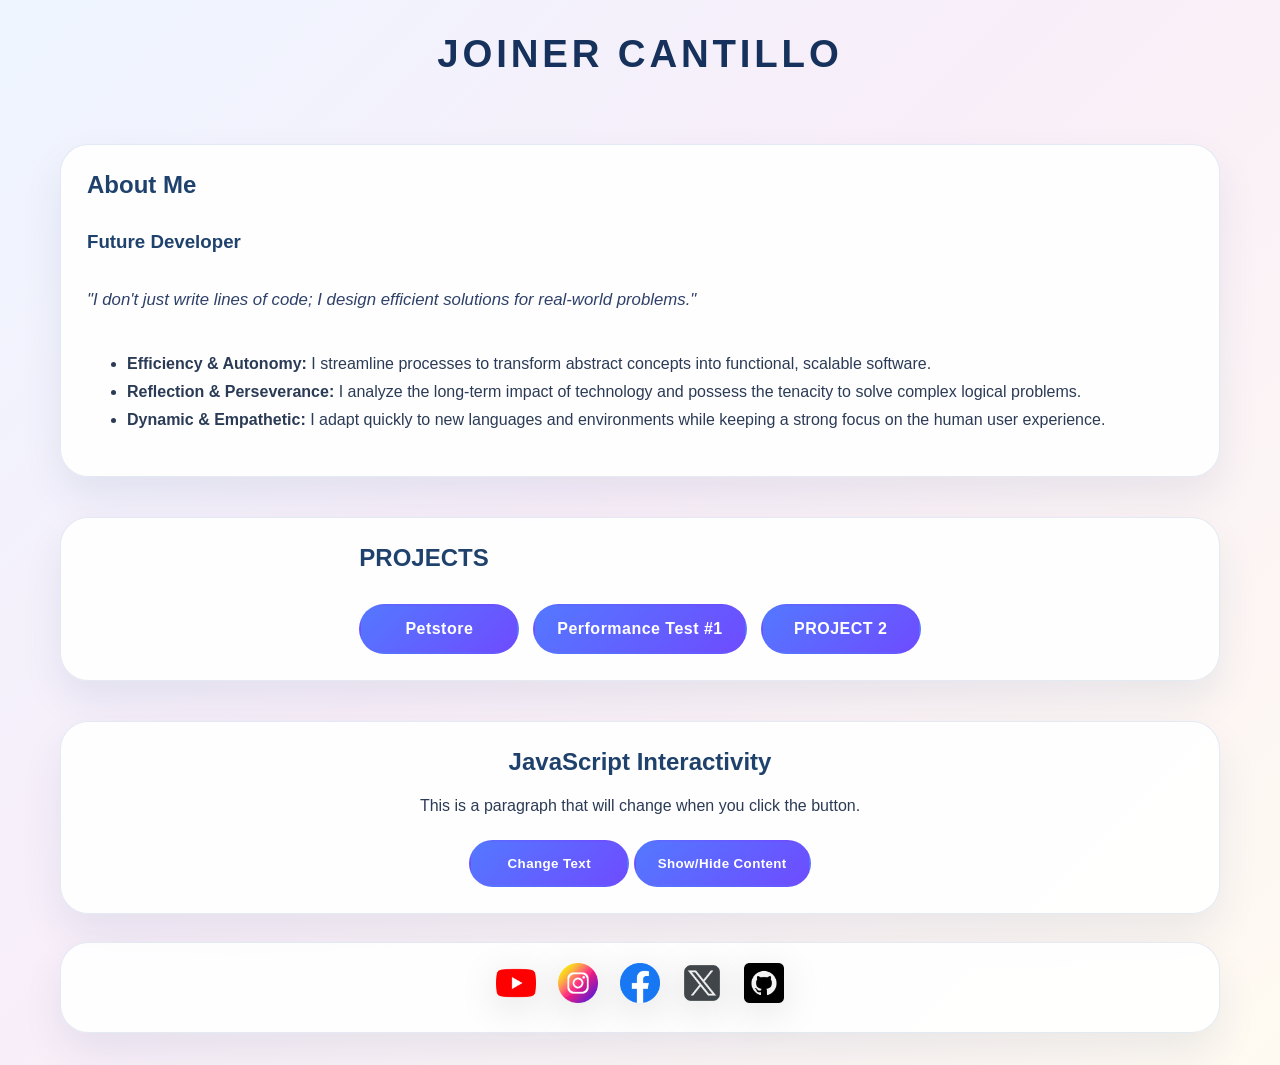
<file: portafolio/index.html>
<!DOCTYPE html>
<html lang="en">
<head>
    <meta charset="UTF-8">
    <meta name="viewport" content="width=device-width, initial-scale=1.0">
    <title>Joiner Cantillo's Portfolio</title>
    <link rel="stylesheet" href="styles.css">
    <!-- TASK 1: Retomar el proyecto - Enlazar el archivo CSS para estilos -->
</head>

<body id="portfolio">
    <header>
        <h1>JOINER CANTILLO</h1>
        <!-- TASK 1: Retomar el proyecto - Encabezado principal del portafolio -->
    </header>

    <main>
        <section class="me">
            <h2>About Me</h2>
            <h3>Future Developer</h3>
            <article>
                "I don't just write lines of code; I design efficient solutions for real-world problems."
            </article>
            <ul>
                <li><strong>Efficiency & Autonomy:</strong> I streamline processes to transform abstract concepts into functional, scalable software.</li>
                <li><strong>Reflection & Perseverance:</strong> I analyze the long-term impact of technology and possess the tenacity to solve complex logical problems.</li>
                <li><strong>Dynamic & Empathetic:</strong> I adapt quickly to new languages and environments while keeping a strong focus on the human user experience.</li>
            </ul>
            <!-- TASK 1: Retomar el proyecto - Sección sobre mí con descripción y lista de habilidades -->
        </section>

        <section class="projects">
            <h2>PROJECTS</h2>
            <div class="buttons">
                <a href="main.html" class="boton1">Petstore</a>
                <a href="https://github.com/joinercantillo/PRUEBA-DE-DESEMPE-O-PY" class="boton1" target="_blank">Performance Test #1</a>
                <a href="#" class="boton1">PROJECT 2</a>
            </div>
            <!-- TASK 1: Retomar el proyecto - Sección de proyectos con enlaces a trabajos -->
        </section>

        <!-- TASK 5: JavaScript - Agregando interactividad - Sección para demostrar funcionalidades JS -->
        <section class="interactividad">
            <h2>JavaScript Interactivity</h2>
            <p id="parrafo-cambiar">This is a paragraph that will change when you click the button.</p>
            <button id="boton-cambiar" class="boton1">Change Text</button>
            <button id="boton-toggle" class="boton1">Show/Hide Content</button>
            <div id="contenido-oculto" class="hidden">
                <p>Hidden content revealed! Here you can add more information about me or my projects.</p>
            </div>
            <!-- TASK 5: JavaScript - Agregando interactividad - Elementos para cambiar texto, mostrar mensaje de bienvenida y toggle contenido -->
        </section>
    </main>

    <footer>
        <ul>
            <li><a href="#" target="_blank"><img src="youtube.png" alt="YouTube"></a></li>
            <li><a href="#" target="_blank"><img src="instagram.png" alt="Instagram"></a></li>
            <li><a href="#" target="_blank"><img src="Facebook_Logo_(2019).png" alt="Facebook"></a></li>
            <li><a href="#" target="_blank"><img src="logotipos.png" alt="LinkedIn"></a></li>
            <li><a href="https://github.com/joinercantillo" target="_blank"><img src="github.png" alt="GitHub"></a></li>
        </ul>
        <!-- TASK 1: Retomar el proyecto - Pie de página con enlaces a redes sociales -->
    </footer>

    <!-- TASK 1: Retomar el proyecto - Enlazar script.js antes de </body> para interactividad -->
    <script src="script.js"></script>
</body>
</html>
</file>
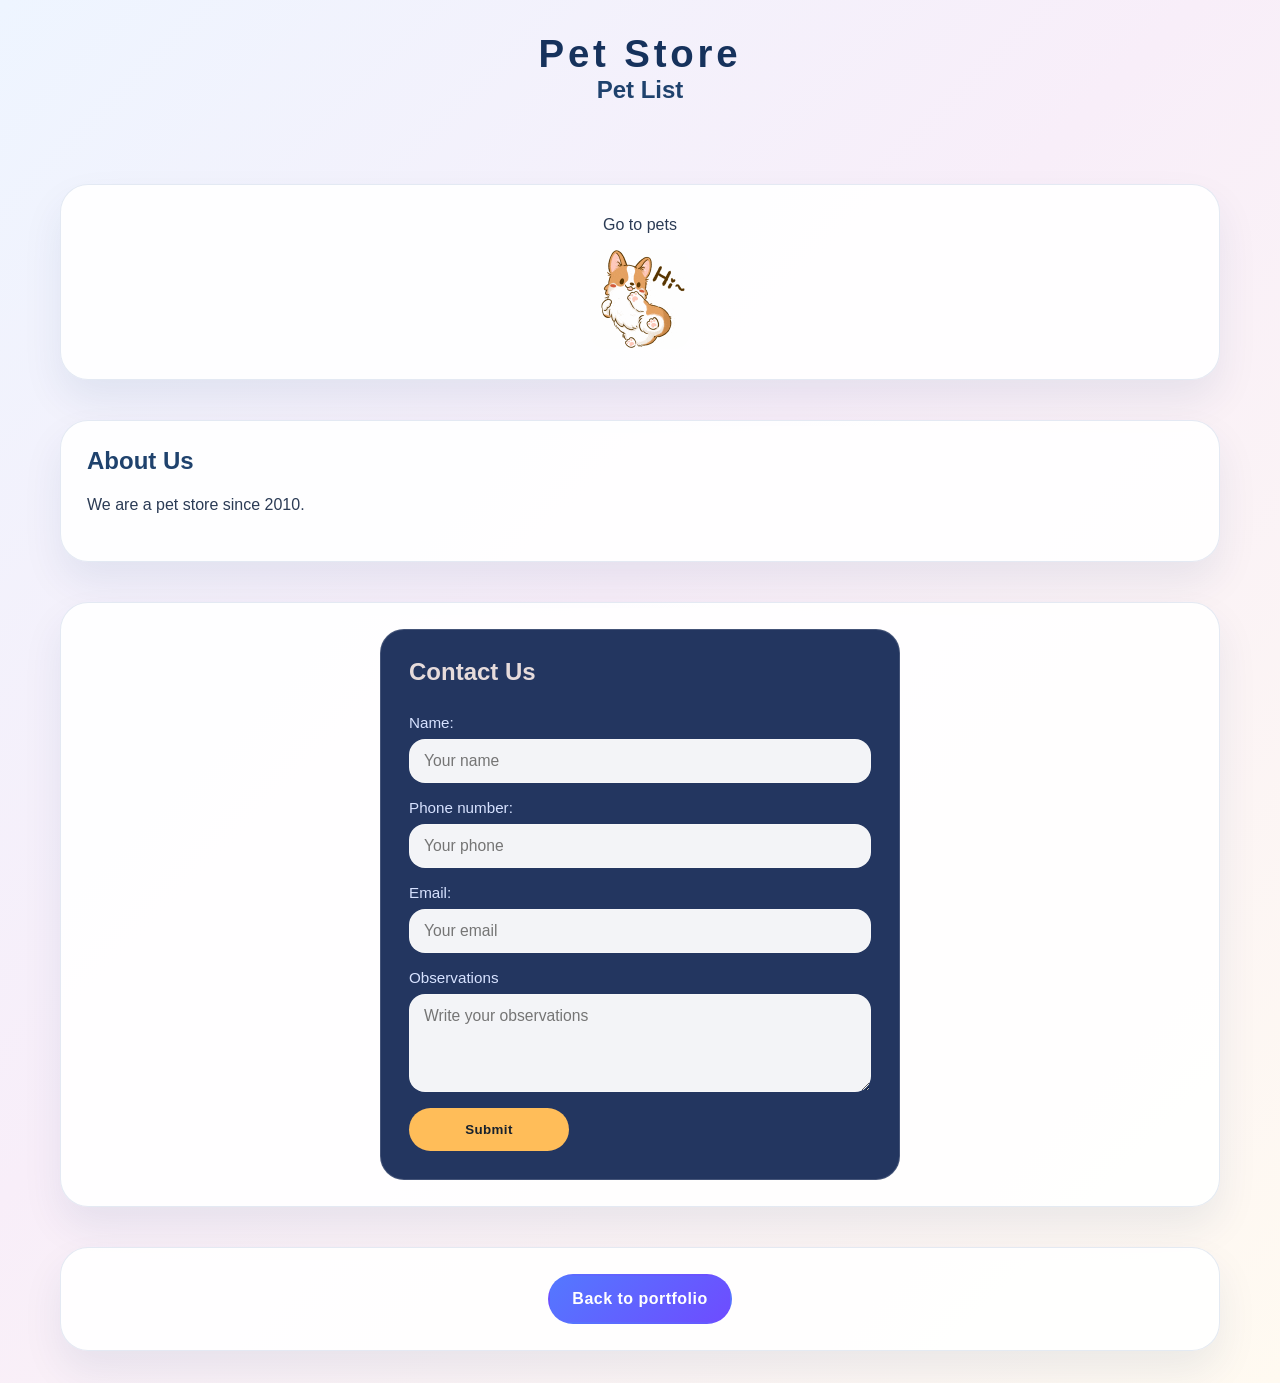
<file: portafolio/main.html>
<!DOCTYPE html>
<html lang="en">
<head>
    <meta charset="UTF-8">
    <meta name="viewport" content="width=device-width, initial-scale=1.0">
    <title>Pet Store</title>
    <link rel="stylesheet" href="styles.css">
    <!-- TASK 1: Retomar el proyecto - Enlazar CSS -->
</head>

<body>
    <header>
        <h1>Pet Store</h1>
        <h2>Pet List</h2>
        <!-- TASK 1: Retomar el proyecto - Encabezado de la página de tienda -->
    </header>

    <main>
        <section class="link">
            <p>Go to pets</p>
            <a href="mascotas.html"><img src="200w.gif" alt="Pet icon"></a>
            <!-- TASK 1: Retomar el proyecto - Enlace a la página de mascotas -->
        </section>

        <section class="about">
            <h2>About Us</h2>
            <p>We are a pet store since 2010.</p>
            <!-- TASK 1: Retomar el proyecto - Sección sobre la tienda -->
        </section>

        <section class="contact">
            <form action="">
                <h2>Contact Us</h2>
                <div class="form-group">
                    <label for="name">Name:</label>
                    <input type="text" id="name" placeholder="Your name" required>
                </div>
                <div class="form-group">
                    <label for="num">Phone number:</label>
                    <input type="tel" id="num" placeholder="Your phone" required>
                </div>
                <div class="form-group">
                    <label for="email">Email:</label>
                    <input type="email" id="email" placeholder="Your email" required>
                </div>
                <div class="form-group">
                    <label for="observation">Observations</label>
                    <textarea id="observation" rows="4" placeholder="Write your observations"></textarea>
                </div>
                <button type="submit" class="boton1">Submit</button>
            </form>
            <!-- TASK 1: Retomar el proyecto - Formulario de contacto -->
        </section>

        <section class="link">
            <a href="index.html" class="boton1">Back to portfolio</a>
            <!-- TASK 1: Retomar el proyecto - Enlace para volver al portafolio -->
        </section>
    </main>
</body>
</html>
</file>
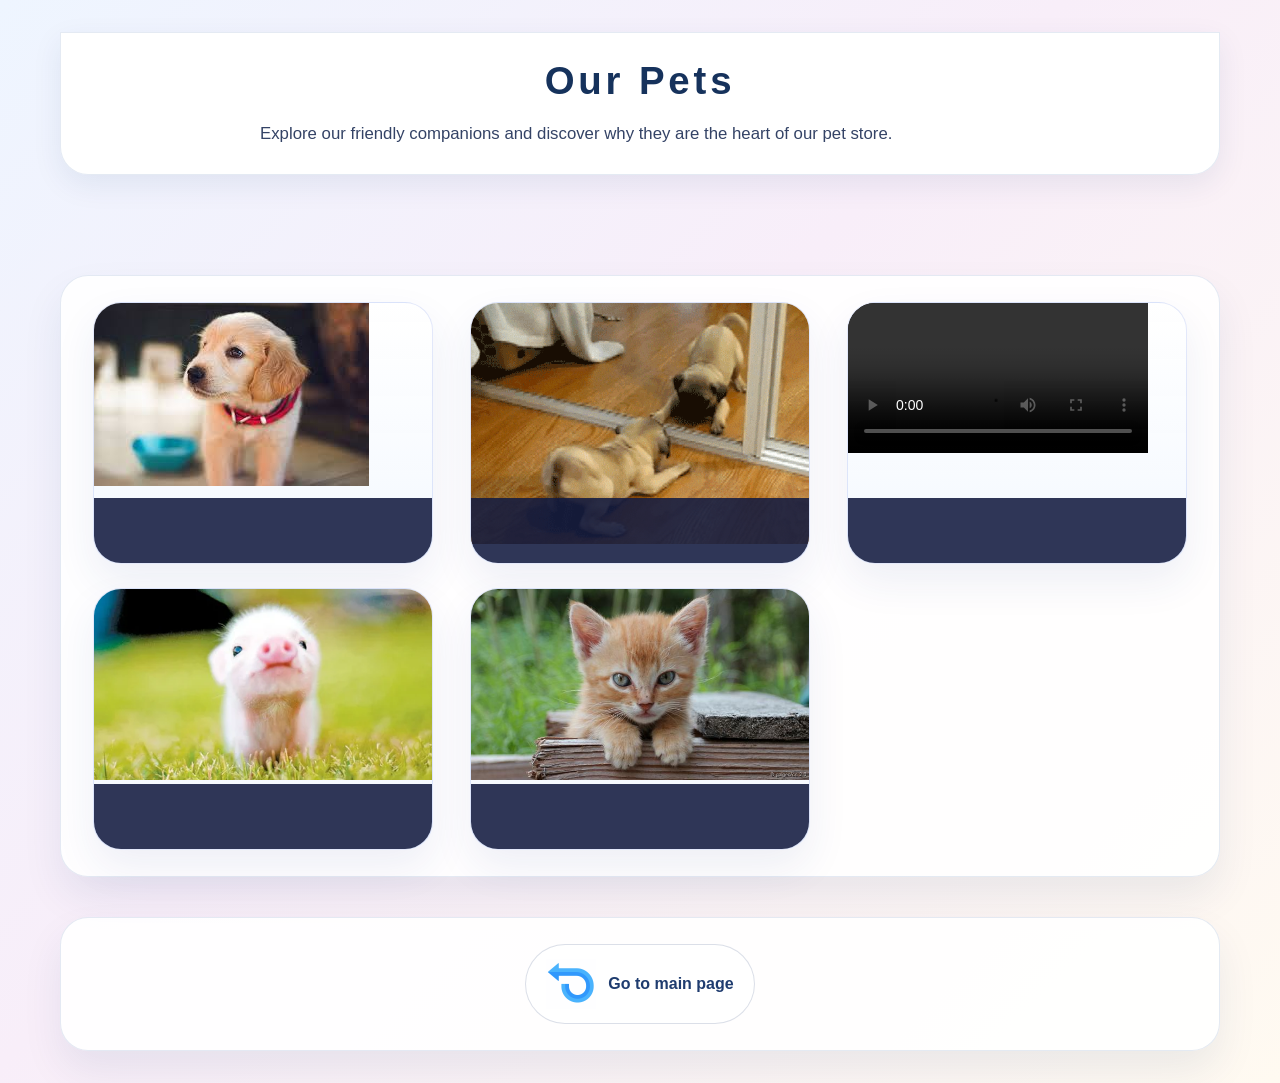
<file: portafolio/mascotas.html>
<!DOCTYPE html>
<html lang="en">
<head>
    <meta charset="UTF-8">
    <meta name="viewport" content="width=device-width, initial-scale=1.0">
    <title>Our Pets</title>
    <link rel="stylesheet" href="styles.css">
    <!-- TASK 1: Retomar el proyecto - Enlazar CSS para estilos -->
</head>

<body>
    <main class="page-content">
        <section class="page-header">
            <h1>Our Pets</h1>
            <p>Explore our friendly companions and discover why they are the heart of our pet store.</p>
            <!-- TASK 1: Retomar el proyecto - Encabezado de la página de mascotas -->
        </section>

        <section class="mascotas">
            <!-- TASK 3: Imágenes y texto responsivos - Galería de mascotas con imágenes responsivas -->
            <article class="pet-card">
                <div class="pet-media">
                    <img src="images.jpeg" alt="Cute dog">
                    <div class="card-description">
                        <h3>Kaiser</h3>
                        <p>She has a strong personality and a huge heart. Her family already loves her very much.</p>
                    </div>
                    <div class="card-reserver">
                        <button class="boton1">Reserve</button>
                    </div>
                </div>
            </article>

            <article class="pet-card">
                <div class="pet-media">
                    <img src="c-postedin-image-45349.gif" alt="Funny pet">
                    <div class="card-description">
                        <h3>Sweet Friend</h3>
                        <p>A joyful pet with a playful spirit and funny expressions.</p>
                    </div>
                    <div class="card-reserver">
                        <button class="boton1">Reserve</button>
                    </div>
                </div>
            </article>

            <article class="pet-card pet-video">
                <div class="pet-media">
                    <video src="videoplayback.mp4" controls></video>
                    <div class="card-description">
                        <h3>Playful Moment</h3>
                        <p>Enjoy this short clip of our pets having fun together.</p>
                    </div>
                    <div class="card-reserver">
                        <button class="boton1">Reserve</button>
                    </div>
                </div>
            </article>

            <article class="pet-card">
                <div class="pet-media">
                    <img src="Mini-pig.webp" alt="Cute pig">
                    <div class="card-description">
                        <h3>Pink</h3>
                        <p>The smallest and sweetest member of our family, always ready to cuddle.</p>
                    </div>
                    <div class="card-reserver">
                        <button class="boton1">Reserve</button>
                    </div>
                </div>
            </article>

            <article class="pet-card">
                <div class="pet-media">
                    <img src="gatomascotas2.png" alt="Cute cat">
                    <div class="card-description">
                        <h3>Cosmo</h3>
                        <p>Calm, affectionate and always curious about the world around him.</p>
                    </div>
                    <div class="card-reserver">
                        <button class="boton1">Reserve</button>
                    </div>
                </div>
            </article>
        </section>

        <section class="goback">
            <a href="index.html">
                <img src="wired-flat-235-arrow-24.gif" alt="Back arrow">
                Go to main page
            </a>
            <!-- TASK 1: Retomar el proyecto - Enlace para volver al portafolio -->
        </section>
    </main>
</body>
</html>
</file>
<file: portafolio/styles.css>
/* TASK 4: Optimización del CSS - Variables globales para colores, sombras y tipografía */
:root {
    --primary-color: #172d4b;
    --secondary-color: #16325c;
    --tertiary-color: #1f426d;
    --text-color: #2b3b55;
    --accent-blue: #5478ff;
    --accent-purple: #6e4cff;
    --accent-yellow: #ffbd59;
    --light-bg: rgba(255, 255, 255, 0.9);
    --shadow-color: rgba(18, 48, 97, 0.08);
    --shadow-dark: rgba(31, 60, 111, 0.12);
    --card-bg: linear-gradient(180deg, rgba(255,255,255,0.95) 0%, rgba(243,248,255,0.92) 100%);
    --card-border: rgba(85, 110, 220, 0.16);
    --card-shadow: rgba(35, 70, 140, 0.08);
    --font-family: "Segoe UI", Tahoma, Geneva, Verdana, sans-serif;
}

* {
    box-sizing: border-box;
}

body {
    min-height: 100vh;
    margin: 0;
    padding: 32px;
    background: linear-gradient(135deg, #eef5ff 0%, #f8eef9 45%, #fffaf1 100%);
    color: var(--primary-color);
    font-family: var(--font-family);
    display: flex;
    flex-direction: column;
    align-items: center;
    gap: 28px;
}

header {
    text-align: center;
    margin-bottom: 40px;
}

main {
    display: flex;
    flex-direction: column;
    gap: 40px;
}

body > * {
    width: min(1160px, calc(100% - 40px));
}

h1 {
    margin: 0;
    font-size: clamp(2.4rem, 3vw, 3.8rem);
    letter-spacing: 0.1em;
    text-align: center;
    color: var(--secondary-color);
}

h2,
h3 {
    margin: 0 0 12px;
    color: var(--tertiary-color);
}

p,
li,
article {
    line-height: 1.75;
    color: var(--text-color);
}

/* TASK 4: Optimización del CSS - Agrupar reglas comunes para secciones */
section,
.mascotas,
.contact,
.me,
.projects,
.link,
footer {
    background: var(--light-bg);
    border: 1px solid rgba(35, 82, 154, 0.12);
    border-radius: 28px;
    box-shadow: 0 20px 40px var(--shadow-color);
    padding: 26px;
}

.mascotas {
    display: grid;
    grid-template-columns: repeat(auto-fit, minmax(260px, 1fr));
    gap: 24px;
    justify-items: center;
    align-items: stretch;
    margin-top: 60px;
}

/* TASK 4: Optimización del CSS - Estilos para tarjetas de mascotas */
.pet-card {
    background: var(--card-bg);
    border: 1px solid var(--card-border);
    border-radius: 28px;
    width: 100%;
    max-width: 340px;
    display: grid;
    box-shadow: 0 18px 40px var(--card-shadow);
    overflow: hidden;
}

.pet-card .pet-media {
    position: relative;
    min-height: 260px;
    overflow: hidden;
}

/* TASK 3: Imágenes y texto responsivos - Todas las imágenes usan max-width: 100% y height: auto */
.pet-card img,
.pet-card video {
    max-width: 100%;
    height: auto;
    object-fit: cover;
    display: block;
}

.pet-card video {
    background: #000;
}

.card-description {
    background-color: rgba(20, 28, 64, 0.88);
    position: absolute;
    bottom: 0;
    left: 0;
    right: 0;
    padding: 16px;
    text-align: center;
    height: 25%;
    display: flex;
    flex-direction: column;
    justify-content: center;
    align-items: center;
    gap: 10px;
    overflow: hidden;
    transition: height 0.25s ease-out;
    color: #ffffff;
}

.card-description h3,
.card-description p {
    transition: transform 0.35s ease-out, opacity 0.35s ease-out;
}

.card-description h3 {
    transform: translateY(-160%);
    opacity: 0;
    margin: 0;
}

.card-description p {
    transform: translateY(160%);
    opacity: 0;
    margin: 0;
}

.card-reserver {
    background-color: rgba(61, 103, 255, 0.92);
    position: absolute;
    bottom: 0;
    left: 0;
    right: 0;
    width: 100%;
    height: 30%;
    display: grid;
    place-content: center;
    transform: translateY(100%);
    pointer-events: none;
    transition: transform 0.25s ease-out;
}

.card-reserver button {
    border: 2px solid #fff;
    padding: 10px 18px;
    text-transform: uppercase;
    background-color: transparent;
    font-weight: 700;
    color: white;
    border-radius: 999px;
}

.pet-card:hover .card-description {
    height: 70%;
}

.pet-card:hover .card-description h3 {
    transform: translateY(0);
    opacity: 1;
}

.pet-card:hover .card-description p {
    transform: translateY(0);
    opacity: 1;
}

.pet-card:hover .card-reserver {
    transform: translateY(0);
}

.pet-card:hover .card-reserver button {
    pointer-events: all;
    cursor: pointer;
}

.pet-info {
    display: grid;
    gap: 10px;
}

.page-content {
    width: 100%;
    max-width: 1160px;
    margin: 0 auto;
    position: relative;
    z-index: 0;
}

.page-header {
    width: 100%;
    position: relative;
    top: 0;
    z-index: 2;
    border-radius: 0 0 28px 28px;
    padding: 26px;
    background: rgba(255, 255, 255, 0.96);
    box-shadow: 0 10px 30px var(--shadow-color);
}

.pet-card h3 {
    font-size: 1.2rem;
    margin: 0;
    color: #aab2be;
}

.pet-card p {
    margin: 0;
    color: #3b4c6c;
    line-height: 1.7;
}

.page-header p {
    max-width: 760px;
    margin: 16px auto 0;
    font-size: 1.05rem;
    color: #344366;
}

/* TASK 2: Media queries - Para móviles (pantallas pequeñas) */
@media (max-width: 700px) {
    body {
        padding: 20px 16px;
    }

    body > * {
        width: min(100%, calc(100% - 32px));
    }

    h1 {
        font-size: clamp(2rem, 8vw, 2.8rem);
    }

    h2,
    h3 {
        font-size: clamp(1.1rem, 5vw, 1.4rem);
    }

    p,
    li,
    article {
        font-size: 0.95rem;
    }

    .page-header {
        padding: 20px;
        border-radius: 24px;
    }

    .page-header p {
        margin: 12px auto 0;
        font-size: 1rem;
    }

    .mascotas {
        grid-template-columns: 1fr;
        gap: 18px;
    }

    .pet-card .pet-media {
        min-height: 220px;
    }

    .card-description {
        padding: 12px;
        height: 35%;
    }

    .card-reserver {
        height: 28%;
    }

    .card-reserver button {
        font-size: 0.9rem;
        padding: 10px 14px;
    }
}

.me {
    display: grid;
    gap: 20px;
   
    
}
.me img{
    max-width: 100%;
    height: auto;
}

.me article {
    font-size: 1.05rem;
    font-style: italic;
    color: #2f4168;
}

.projects {
    display: grid;
    gap: 20px;
    justify-content: center;
}
.mms {
    display: flex;
    justify-content: center;
}

.buttons {
    display: flex;
    flex-wrap: wrap;
    gap: 14px;
    justify-content: center;
    align-items: center;
}

/* TASK 4: Optimización del CSS - Estilos comunes para botones */
.boton1 {
    display: inline-flex;
    align-items: center;
    justify-content: center;
    min-width: 160px;
    padding: 14px 22px;
    border-radius: 999px;
    border: 2px solid transparent;
    background: linear-gradient(135deg, var(--accent-blue), var(--accent-purple));
    color: #ffffff;
    font-weight: 700;
    letter-spacing: 0.03em;
    text-decoration: none;
    transition: transform 0.2s ease, background 0.2s ease, border-color 0.2s ease;
}

.boton1:hover {
    transform: translateY(-2px);
    background: linear-gradient(135deg, #3b5ddb, #5136cf);
    border-color: rgba(83, 91, 198, 0.35);
}

.contact {
    display: flex;
    justify-content: center;
    h2 {
        color: #e6dbdb ;
    }
}

form {
    width: 100%;
    max-width: 520px;
    display: flex;
    flex-direction: column;
    gap: 16px;
    background: #233660;
    color: #f7f7ff;
    padding: 28px;
    border-radius: 24px;
    border: 1px solid rgba(255, 255, 255, 0.15);
}

.form-group {
    display: flex;
    flex-direction: column;
    gap: 8px;
}

.form-group label {
    font-size: 0.95rem;
    color: #d7e2ff;
}

.form-group input,
.form-group textarea {
    width: 100%;
    padding: 12px 14px;
    border-radius: 16px;
    border: 1px solid rgba(255, 255, 255, 0.18);
    background: rgba(255, 255, 255, 0.95);
    color: #1f304d;
    font-family: inherit;
    font-size: 0.98rem;
}

.form-group input:focus,
.form-group textarea:focus {
    outline: none;
    box-shadow: 0 0 0 3px rgba(84, 120, 255, 0.18);
    border-color: #5378ff;
}

button[type="submit"] {
    width: fit-content;
    padding: 14px 24px;
    background: var(--accent-yellow);
    color: #17212d;
    border: none;
    border-radius: 999px;
    font-weight: 700;
    cursor: pointer;
    transition: transform 0.2s ease, background 0.2s ease;
}

button[type="submit"]:hover {
    transform: translateY(-2px);
    background: #f7af3f;
}

nav {
    display: none;
}

.link {
    text-align: center;
}

.link p {
    margin: 0 0 10px;
}

.link a img {
    max-width: 100%;
    height: auto;
    width: 100px;
    border-radius: 18px;
    transition: transform 0.2s ease;
}

.link a img:hover {
    transform: scale(1.05);
}

.goback {
    display: flex;
    justify-content: center;
}

.goback a {
    display: inline-flex;
    align-items: center;
    gap: 12px;
    background: #ffffff;
    color: #1f3c6f;
    border: 1px solid rgba(31, 60, 111, 0.16);
    border-radius: 999px;
    padding: 14px 20px;
    text-decoration: none;
    font-weight: 700;
    transition: transform 0.2s ease, box-shadow 0.2s ease;
}

.goback a:hover {
    transform: translateY(-2px);
    box-shadow: 0 16px 32px var(--shadow-dark);
}

.goback img {
    max-width: 100%;
    height: auto;
    width: 50px;
}

.hidden {
    display: none;
}

.interactividad {
    text-align: center;
}

.interactividad p {
    margin-bottom: 20px;
}

footer {
    padding: 20px 24px;
}

footer ul {
    display: flex;
    justify-content: center;
    gap: 22px;
    flex-wrap: wrap;
    list-style: none;
    padding: 0;
    margin: 0;
}

footer ul img {
    max-width: 100%;
    height: auto;
    width: 40px;
    height: 40px;
    filter: drop-shadow(0 8px 18px rgba(0, 0, 0, 0.12));
}

/* TASK 2: Media queries - Para tablets (pantallas medianas) */
@media (max-width: 820px) {
    body {
        padding: 18px;
    }

    section,
    .mascotas,
    .contact,
    .me,
    .projects,
    .link,
    footer {
        padding: 20px;
    }

    .buttons {
        gap: 12px;
        flex-direction: column;
    }

    .mascotas {
        grid-template-columns: 1fr;
        justify-items: center;
    }

    .projects {
        padding: 18px;
    }
}

/* TASK 2: Media queries - Para móviles (pantallas pequeñas) */
@media (max-width: 768px) {
    /* Menú de navegación en columna */
    footer ul {
        flex-direction: column;
        align-items: center;
        gap: 16px;
    }

    /* Proyectos en una sola columna */
    .projects {
        grid-template-columns: 1fr;
    }

    /* Galería de imágenes en 2 columnas */
    .mascotas {
        grid-template-columns: repeat(2, 1fr);
    }
}

/* TASK 2: Media queries - Para tablets (pantallas medianas) */
@media (min-width: 769px) and (max-width: 1024px) {
    /* Proyectos en 2 columnas */
    .projects {
        grid-template-columns: repeat(2, 1fr);
    }

    /* Galería de imágenes en 3 columnas */
    .mascotas {
        grid-template-columns: repeat(3, 1fr);
    }
}

/* En pantallas grandes (escritorio), mantener el layout de 3 o más columnas (ya definido por defecto) */
</file>
